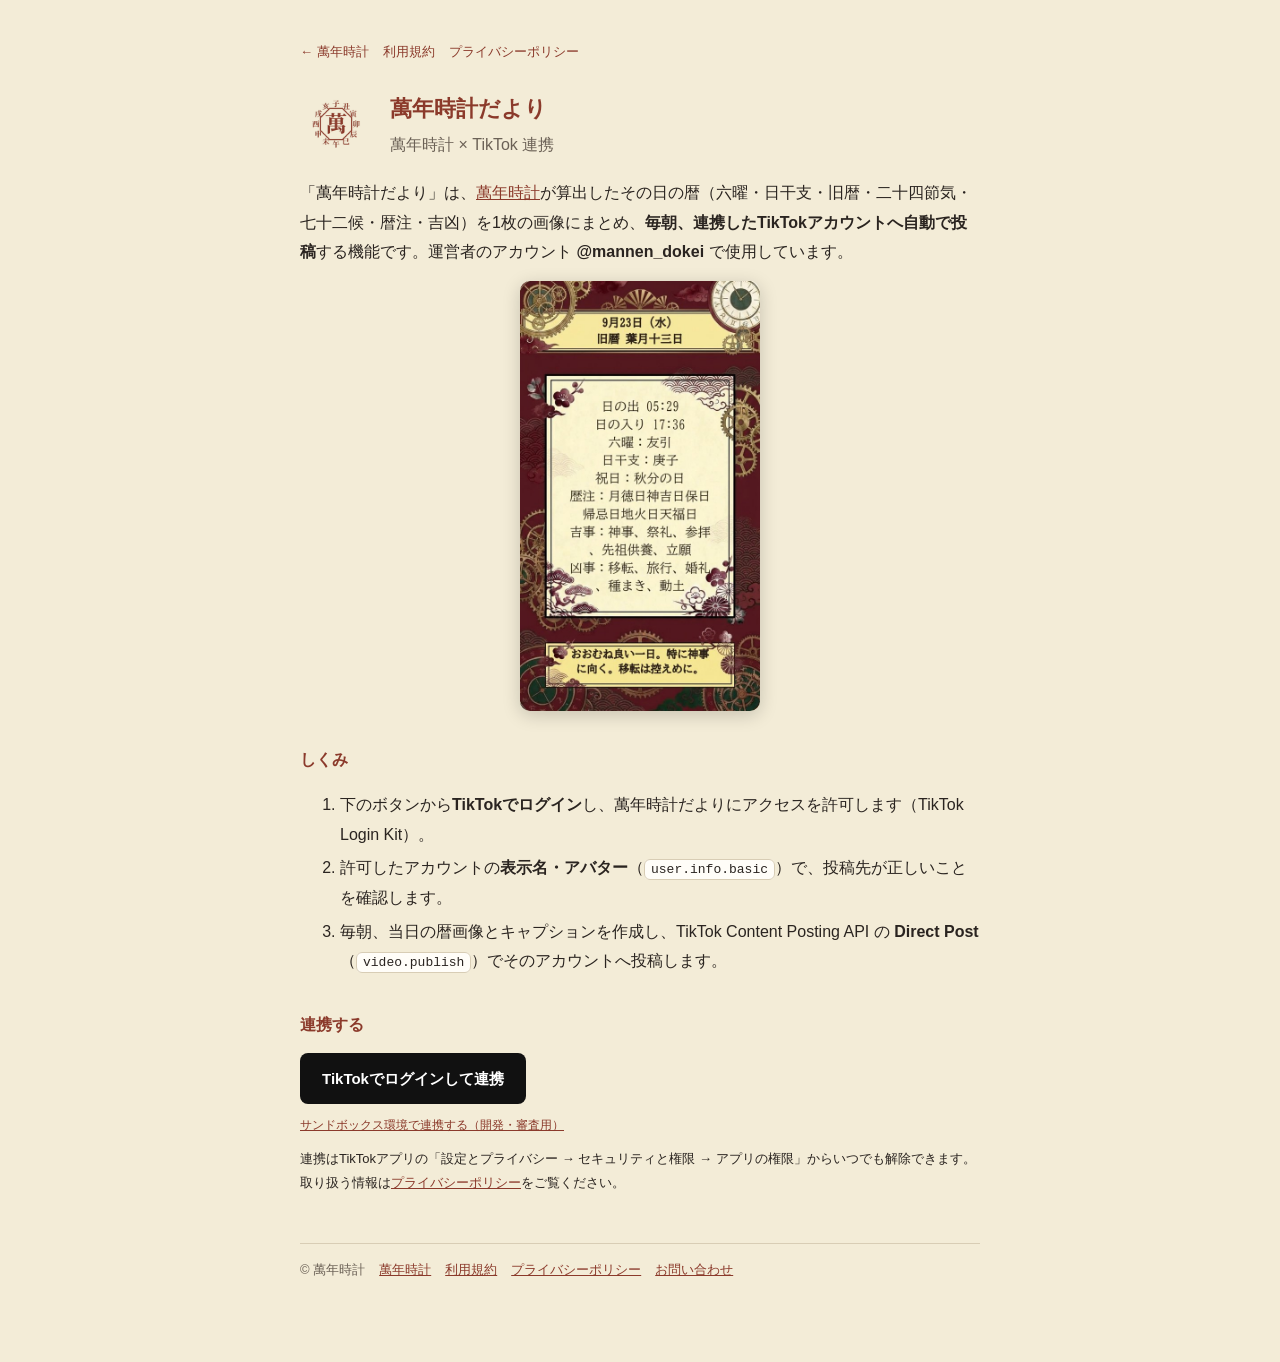
<file: tiktok/index.html>
<!DOCTYPE html>
<html lang="ja">
<head>
<meta charset="UTF-8">
<meta name="viewport" content="width=device-width, initial-scale=1.0">
<title>萬年時計だより — TikTok連携 ｜ 萬年時計</title>
<meta name="description" content="萬年時計の暦情報を毎朝TikTokへ自動投稿する「萬年時計だより」の連携ページ。">
<link rel="icon" href="/favicon.ico" sizes="any">
<link rel="icon" type="image/png" sizes="32x32" href="/favicon-32.png">
<link rel="stylesheet" href="/policy.css">
<style>
  .sample{display:block;max-width:240px;width:60%;margin:14px auto;border-radius:10px;box-shadow:0 4px 18px rgba(0,0,0,.18)}
  .env{font-size:12px;color:#6b6156;margin-top:8px}
</style>
</head>
<body>
<nav class="site-nav"><a href="/">← 萬年時計</a><a href="/terms.html">利用規約</a><a href="/privacy.html">プライバシーポリシー</a></nav>

<div class="hero">
  <img src="/pwa-192.png" alt="萬年時計のアイコン">
  <div>
    <h1 style="margin:0;border:0;padding:0">萬年時計だより</h1>
    <div style="color:#6b6156">萬年時計 × TikTok 連携</div>
  </div>
</div>

<p>「萬年時計だより」は、<a href="/">萬年時計</a>が算出したその日の暦（六曜・日干支・旧暦・二十四節気・七十二候・暦注・吉凶）を1枚の画像にまとめ、<b>毎朝、連携したTikTokアカウントへ自動で投稿</b>する機能です。運営者のアカウント <b>@mannen_dokei</b> で使用しています。</p>

<img class="sample" src="sample.jpg" alt="投稿される画像の例（2026年9月23日）">

<h2>しくみ</h2>
<ol>
  <li>下のボタンから<b>TikTokでログイン</b>し、萬年時計だよりにアクセスを許可します（TikTok Login Kit）。</li>
  <li>許可したアカウントの<b>表示名・アバター</b>（<code>user.info.basic</code>）で、投稿先が正しいことを確認します。</li>
  <li>毎朝、当日の暦画像とキャプションを作成し、TikTok Content Posting API の <b>Direct Post</b>（<code>video.publish</code>）でそのアカウントへ投稿します。</li>
</ol>

<h2>連携する</h2>
<p><a class="btn" id="connect" href="#">TikTokでログインして連携</a></p>
<p class="env" id="env-note"></p>
<p style="font-size:13px">連携はTikTokアプリの「設定とプライバシー → セキュリティと権限 → アプリの権限」からいつでも解除できます。取り扱う情報は<a href="/privacy.html">プライバシーポリシー</a>をご覧ください。</p>

<footer class="site-foot"><span>© 萬年時計</span><a href="/">萬年時計</a><a href="/terms.html">利用規約</a><a href="/privacy.html">プライバシーポリシー</a><a href="mailto:sagishimado@gmail.com">お問い合わせ</a></footer>

<script>
"use strict";
(function(){
  // client_key は公開値（認可URLに含まれる）。?env=sandbox でサンドボックス版を使う
  const KEYS={production:"aw7h1lstxwulpd03",sandbox:"sbaw2ks38j8q2n2wm3"};
  const env=new URLSearchParams(location.search).get("env")==="sandbox"?"sandbox":"production";
  const REDIRECT_URI="https://mannendokei.com/tiktok/callback.html";
  const SCOPES="user.info.basic,video.publish,video.upload";
  const note=document.getElementById("env-note");
  if(env==="sandbox") note.innerHTML='（サンドボックス環境で連携します）　<a href="./">本番環境に戻す</a>';
  else note.innerHTML='<a href="?env=sandbox">サンドボックス環境で連携する（開発・審査用）</a>';
  document.getElementById("connect").addEventListener("click",e=>{
    e.preventDefault();
    const a=new Uint8Array(16); crypto.getRandomValues(a);
    const state=Array.from(a,b=>b.toString(16).padStart(2,"0")).join("");
    try{ sessionStorage.setItem("tiktok_state",state); sessionStorage.setItem("tiktok_env",env); }catch(_){}
    const q=new URLSearchParams({client_key:KEYS[env],scope:SCOPES,response_type:"code",redirect_uri:REDIRECT_URI,state,disable_auto_auth:"1"});
    location.href="https://www.tiktok.com/v2/auth/authorize/?"+q.toString();
  });
})();
</script>
</body>
</html>
</file>
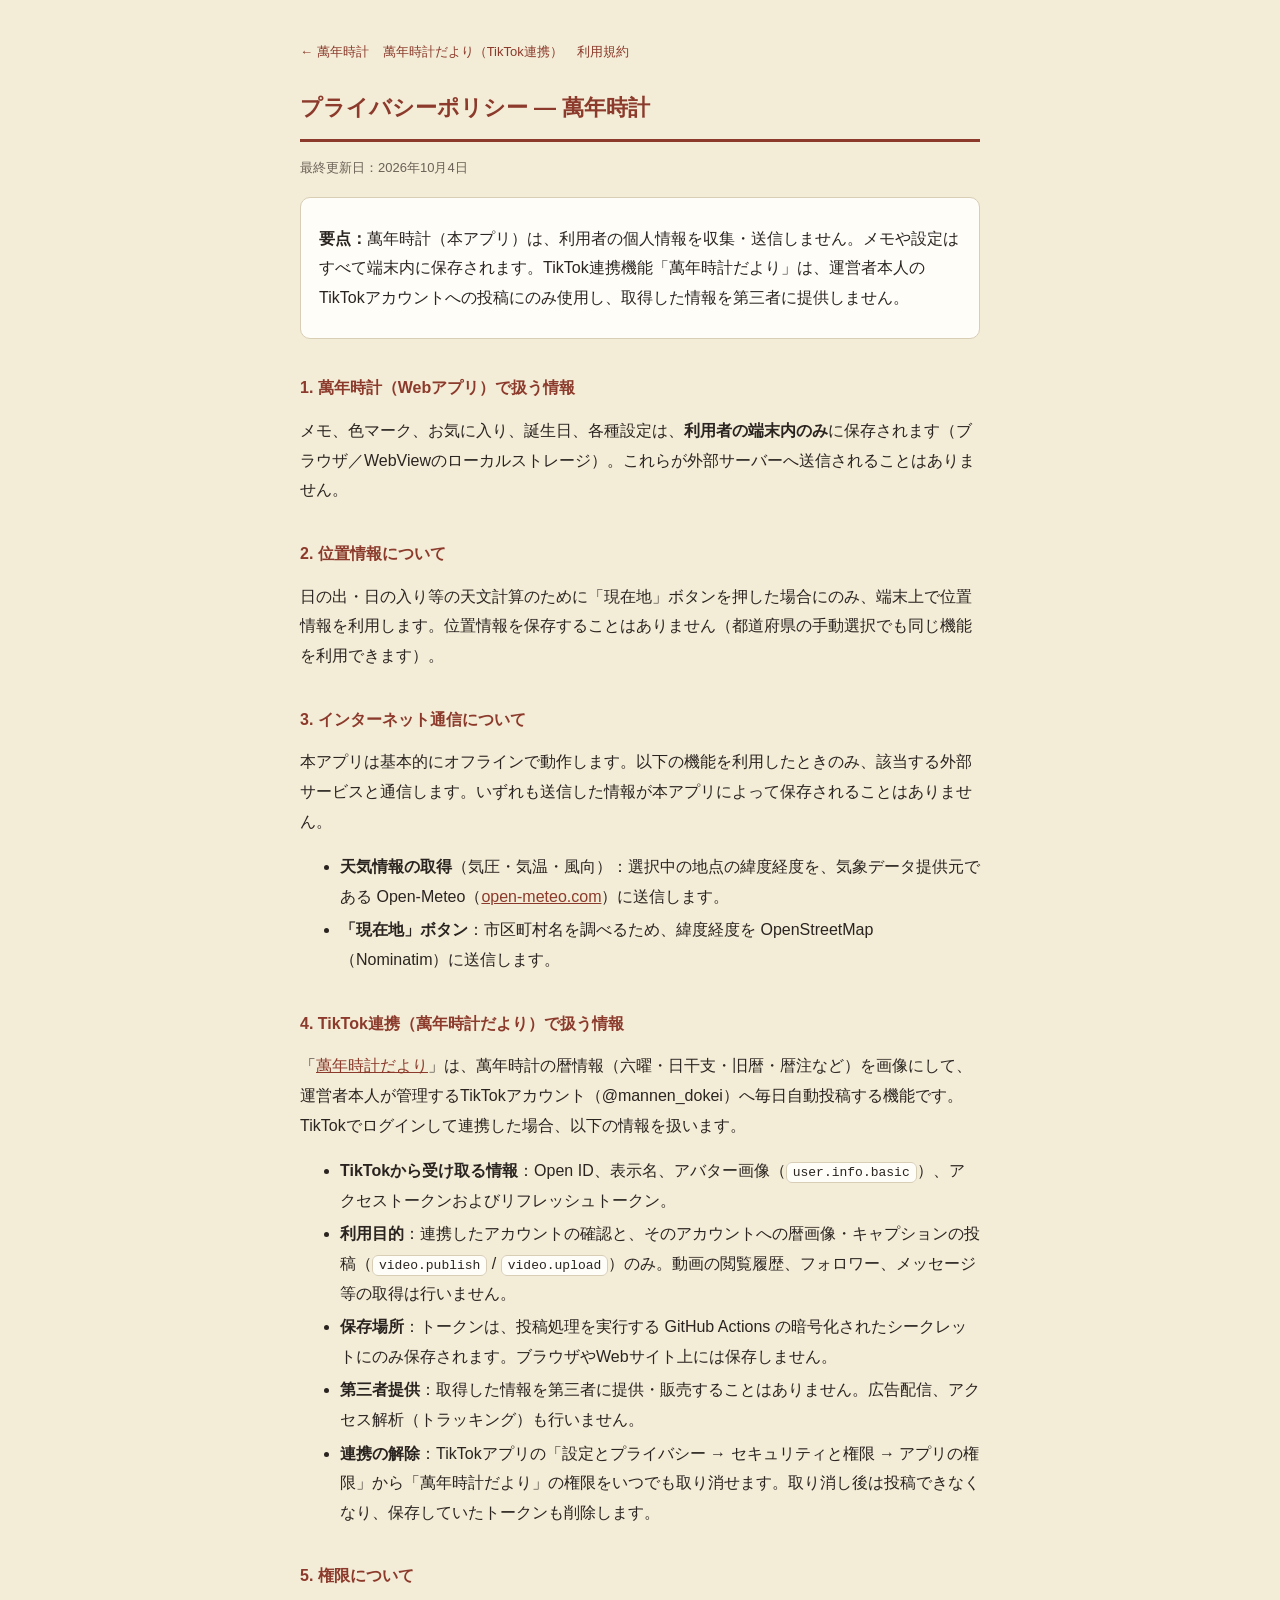
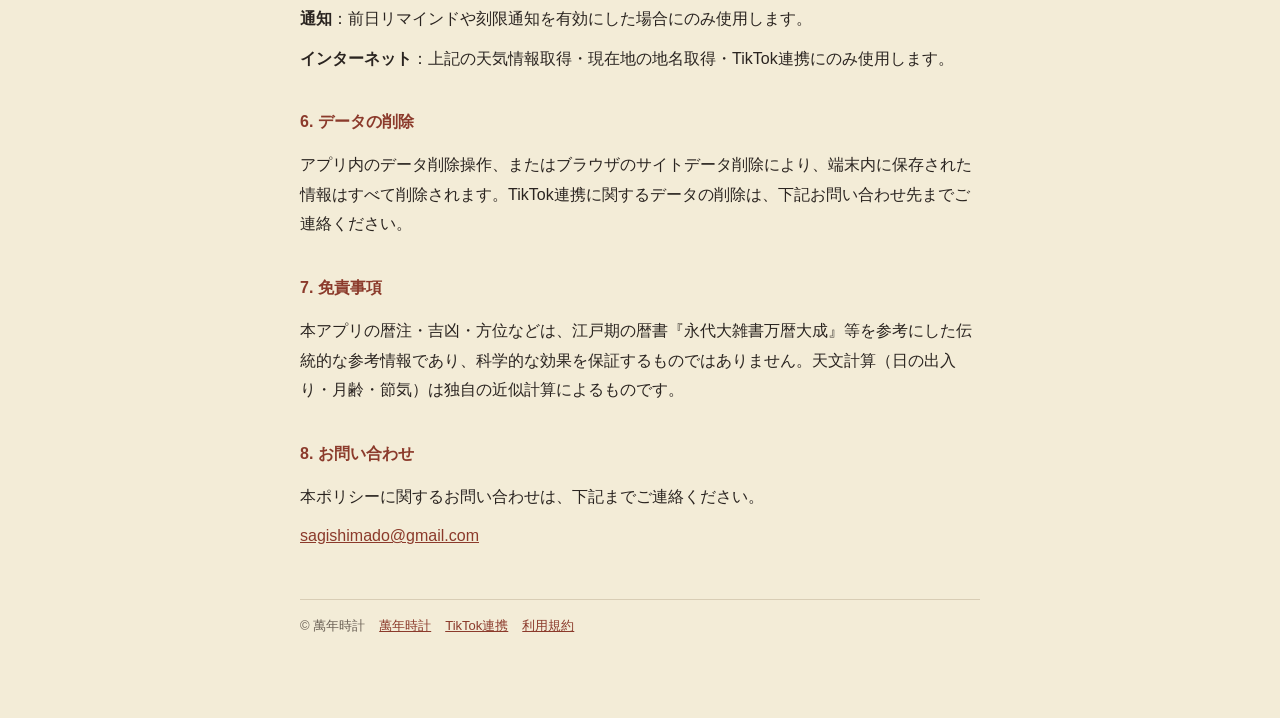
<file: privacy.html>
<!DOCTYPE html>
<html lang="ja">
<head>
<meta charset="UTF-8">
<meta name="viewport" content="width=device-width, initial-scale=1.0">
<title>プライバシーポリシー ｜ 萬年時計</title>
<link rel="icon" href="/favicon.ico" sizes="any">
<link rel="icon" type="image/png" sizes="32x32" href="/favicon-32.png">
<link rel="stylesheet" href="/policy.css">
</head>
<body>
<nav class="site-nav"><a href="/">← 萬年時計</a><a href="/tiktok/">萬年時計だより（TikTok連携）</a><a href="/terms.html">利用規約</a></nav>
<h1>プライバシーポリシー — 萬年時計</h1>
<p class="updated">最終更新日：2026年10月4日</p>

<div class="box">
<p><b>要点：</b>萬年時計（本アプリ）は、利用者の個人情報を収集・送信しません。メモや設定はすべて端末内に保存されます。TikTok連携機能「萬年時計だより」は、運営者本人のTikTokアカウントへの投稿にのみ使用し、取得した情報を第三者に提供しません。</p>
</div>

<h2>1. 萬年時計（Webアプリ）で扱う情報</h2>
<p>メモ、色マーク、お気に入り、誕生日、各種設定は、<b>利用者の端末内のみ</b>に保存されます（ブラウザ／WebViewのローカルストレージ）。これらが外部サーバーへ送信されることはありません。</p>

<h2>2. 位置情報について</h2>
<p>日の出・日の入り等の天文計算のために「現在地」ボタンを押した場合にのみ、端末上で位置情報を利用します。位置情報を保存することはありません（都道府県の手動選択でも同じ機能を利用できます）。</p>

<h2>3. インターネット通信について</h2>
<p>本アプリは基本的にオフラインで動作します。以下の機能を利用したときのみ、該当する外部サービスと通信します。いずれも送信した情報が本アプリによって保存されることはありません。</p>
<ul>
<li><b>天気情報の取得</b>（気圧・気温・風向）：選択中の地点の緯度経度を、気象データ提供元である Open-Meteo（<a href="https://open-meteo.com" target="_blank" rel="noopener">open-meteo.com</a>）に送信します。</li>
<li><b>「現在地」ボタン</b>：市区町村名を調べるため、緯度経度を OpenStreetMap（Nominatim）に送信します。</li>
</ul>

<h2>4. TikTok連携（萬年時計だより）で扱う情報</h2>
<p>「<a href="/tiktok/">萬年時計だより</a>」は、萬年時計の暦情報（六曜・日干支・旧暦・暦注など）を画像にして、運営者本人が管理するTikTokアカウント（@mannen_dokei）へ毎日自動投稿する機能です。TikTokでログインして連携した場合、以下の情報を扱います。</p>
<ul>
<li><b>TikTokから受け取る情報</b>：Open ID、表示名、アバター画像（<code>user.info.basic</code>）、アクセストークンおよびリフレッシュトークン。</li>
<li><b>利用目的</b>：連携したアカウントの確認と、そのアカウントへの暦画像・キャプションの投稿（<code>video.publish</code> / <code>video.upload</code>）のみ。動画の閲覧履歴、フォロワー、メッセージ等の取得は行いません。</li>
<li><b>保存場所</b>：トークンは、投稿処理を実行する GitHub Actions の暗号化されたシークレットにのみ保存されます。ブラウザやWebサイト上には保存しません。</li>
<li><b>第三者提供</b>：取得した情報を第三者に提供・販売することはありません。広告配信、アクセス解析（トラッキング）も行いません。</li>
<li><b>連携の解除</b>：TikTokアプリの「設定とプライバシー → セキュリティと権限 → アプリの権限」から「萬年時計だより」の権限をいつでも取り消せます。取り消し後は投稿できなくなり、保存していたトークンも削除します。</li>
</ul>

<h2>5. 権限について</h2>
<p><b>通知</b>：前日リマインドや刻限通知を有効にした場合にのみ使用します。</p>
<p><b>インターネット</b>：上記の天気情報取得・現在地の地名取得・TikTok連携にのみ使用します。</p>

<h2>6. データの削除</h2>
<p>アプリ内のデータ削除操作、またはブラウザのサイトデータ削除により、端末内に保存された情報はすべて削除されます。TikTok連携に関するデータの削除は、下記お問い合わせ先までご連絡ください。</p>

<h2>7. 免責事項</h2>
<p>本アプリの暦注・吉凶・方位などは、江戸期の暦書『永代大雑書万暦大成』等を参考にした伝統的な参考情報であり、科学的な効果を保証するものではありません。天文計算（日の出入り・月齢・節気）は独自の近似計算によるものです。</p>

<h2>8. お問い合わせ</h2>
<p>本ポリシーに関するお問い合わせは、下記までご連絡ください。</p>
<p><a href="mailto:sagishimado@gmail.com">sagishimado@gmail.com</a></p>

<footer class="site-foot"><span>© 萬年時計</span><a href="/">萬年時計</a><a href="/tiktok/">TikTok連携</a><a href="/terms.html">利用規約</a></footer>
</body>
</html>
</file>
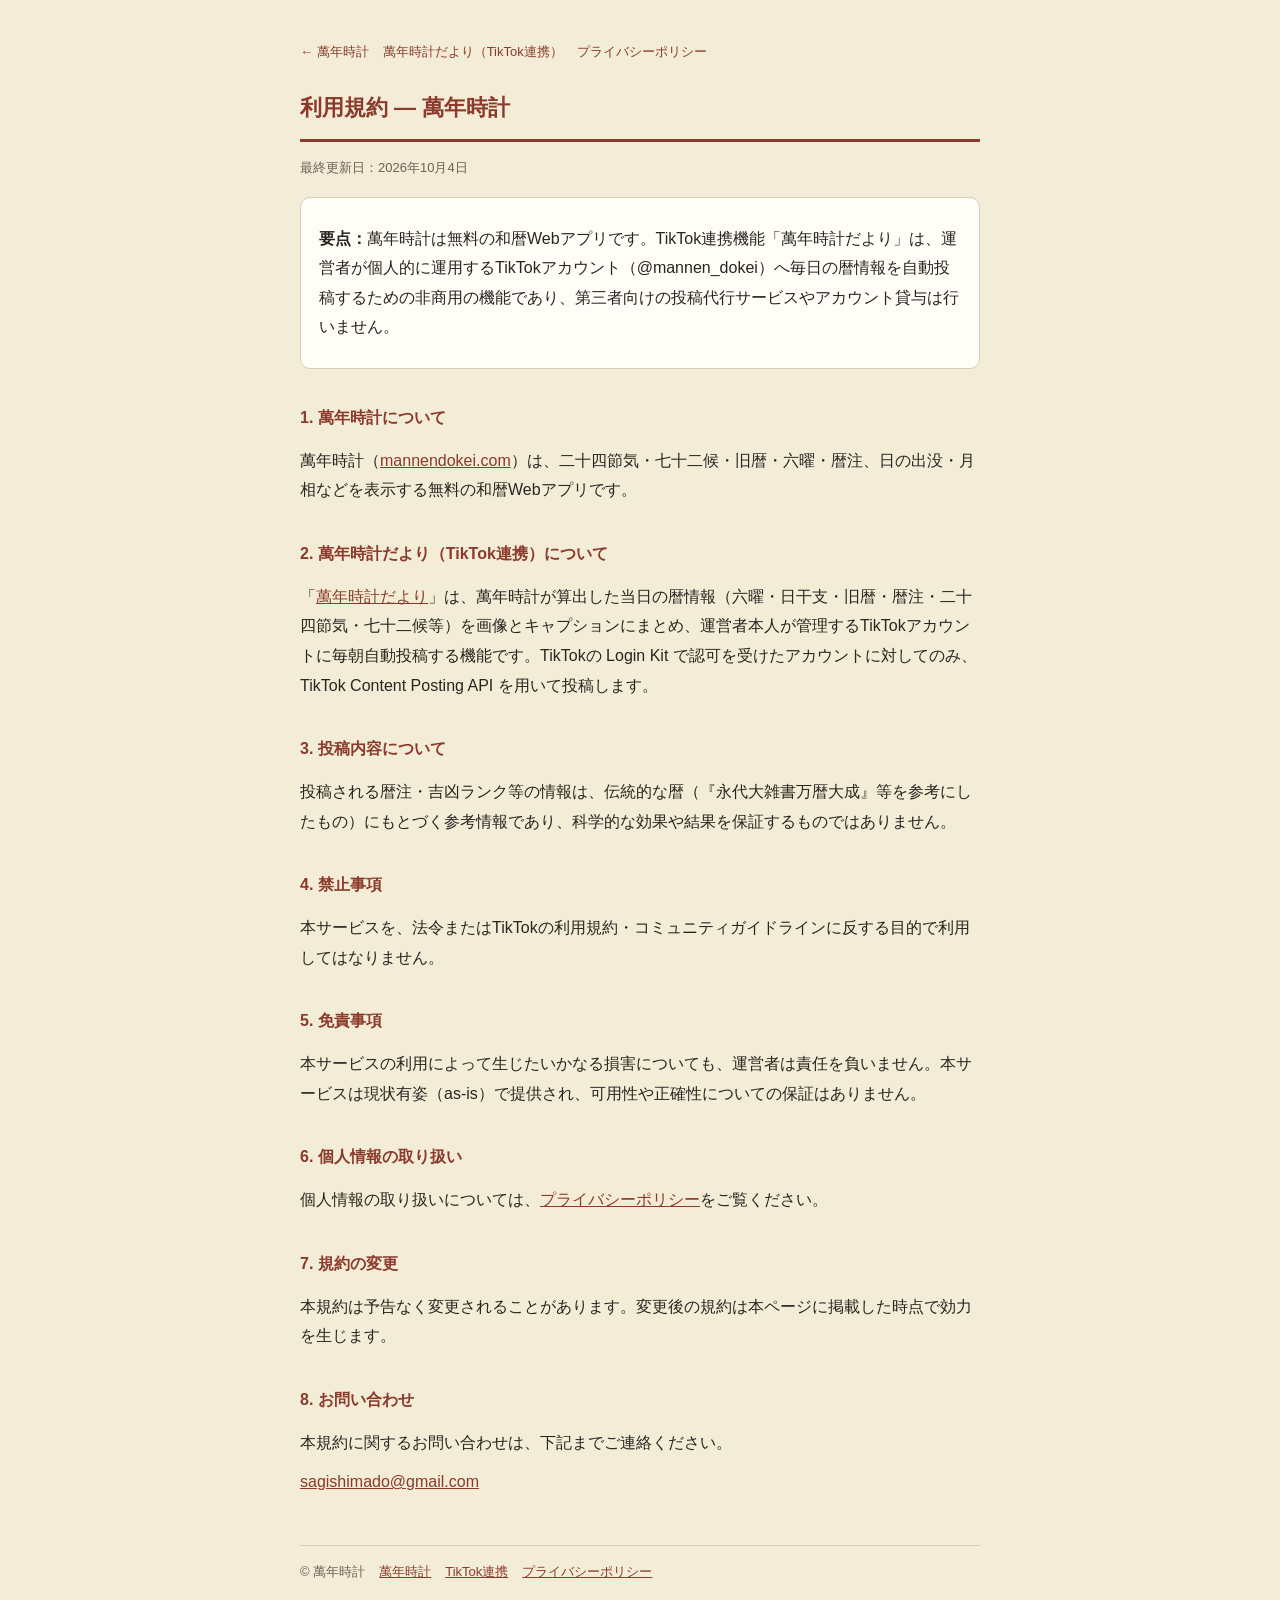
<file: terms.html>
<!DOCTYPE html>
<html lang="ja">
<head>
<meta charset="UTF-8">
<meta name="viewport" content="width=device-width, initial-scale=1.0">
<title>利用規約 ｜ 萬年時計</title>
<link rel="icon" href="/favicon.ico" sizes="any">
<link rel="icon" type="image/png" sizes="32x32" href="/favicon-32.png">
<link rel="stylesheet" href="/policy.css">
</head>
<body>
<nav class="site-nav"><a href="/">← 萬年時計</a><a href="/tiktok/">萬年時計だより（TikTok連携）</a><a href="/privacy.html">プライバシーポリシー</a></nav>
<h1>利用規約 — 萬年時計</h1>
<p class="updated">最終更新日：2026年10月4日</p>

<div class="box">
<p><b>要点：</b>萬年時計は無料の和暦Webアプリです。TikTok連携機能「萬年時計だより」は、運営者が個人的に運用するTikTokアカウント（@mannen_dokei）へ毎日の暦情報を自動投稿するための非商用の機能であり、第三者向けの投稿代行サービスやアカウント貸与は行いません。</p>
</div>

<h2>1. 萬年時計について</h2>
<p>萬年時計（<a href="https://mannendokei.com/">mannendokei.com</a>）は、二十四節気・七十二候・旧暦・六曜・暦注、日の出没・月相などを表示する無料の和暦Webアプリです。</p>

<h2>2. 萬年時計だより（TikTok連携）について</h2>
<p>「<a href="/tiktok/">萬年時計だより</a>」は、萬年時計が算出した当日の暦情報（六曜・日干支・旧暦・暦注・二十四節気・七十二候等）を画像とキャプションにまとめ、運営者本人が管理するTikTokアカウントに毎朝自動投稿する機能です。TikTokの Login Kit で認可を受けたアカウントに対してのみ、TikTok Content Posting API を用いて投稿します。</p>

<h2>3. 投稿内容について</h2>
<p>投稿される暦注・吉凶ランク等の情報は、伝統的な暦（『永代大雑書万暦大成』等を参考にしたもの）にもとづく参考情報であり、科学的な効果や結果を保証するものではありません。</p>

<h2>4. 禁止事項</h2>
<p>本サービスを、法令またはTikTokの利用規約・コミュニティガイドラインに反する目的で利用してはなりません。</p>

<h2>5. 免責事項</h2>
<p>本サービスの利用によって生じたいかなる損害についても、運営者は責任を負いません。本サービスは現状有姿（as-is）で提供され、可用性や正確性についての保証はありません。</p>

<h2>6. 個人情報の取り扱い</h2>
<p>個人情報の取り扱いについては、<a href="/privacy.html">プライバシーポリシー</a>をご覧ください。</p>

<h2>7. 規約の変更</h2>
<p>本規約は予告なく変更されることがあります。変更後の規約は本ページに掲載した時点で効力を生じます。</p>

<h2>8. お問い合わせ</h2>
<p>本規約に関するお問い合わせは、下記までご連絡ください。</p>
<p><a href="mailto:sagishimado@gmail.com">sagishimado@gmail.com</a></p>

<footer class="site-foot"><span>© 萬年時計</span><a href="/">萬年時計</a><a href="/tiktok/">TikTok連携</a><a href="/privacy.html">プライバシーポリシー</a></footer>
</body>
</html>
</file>
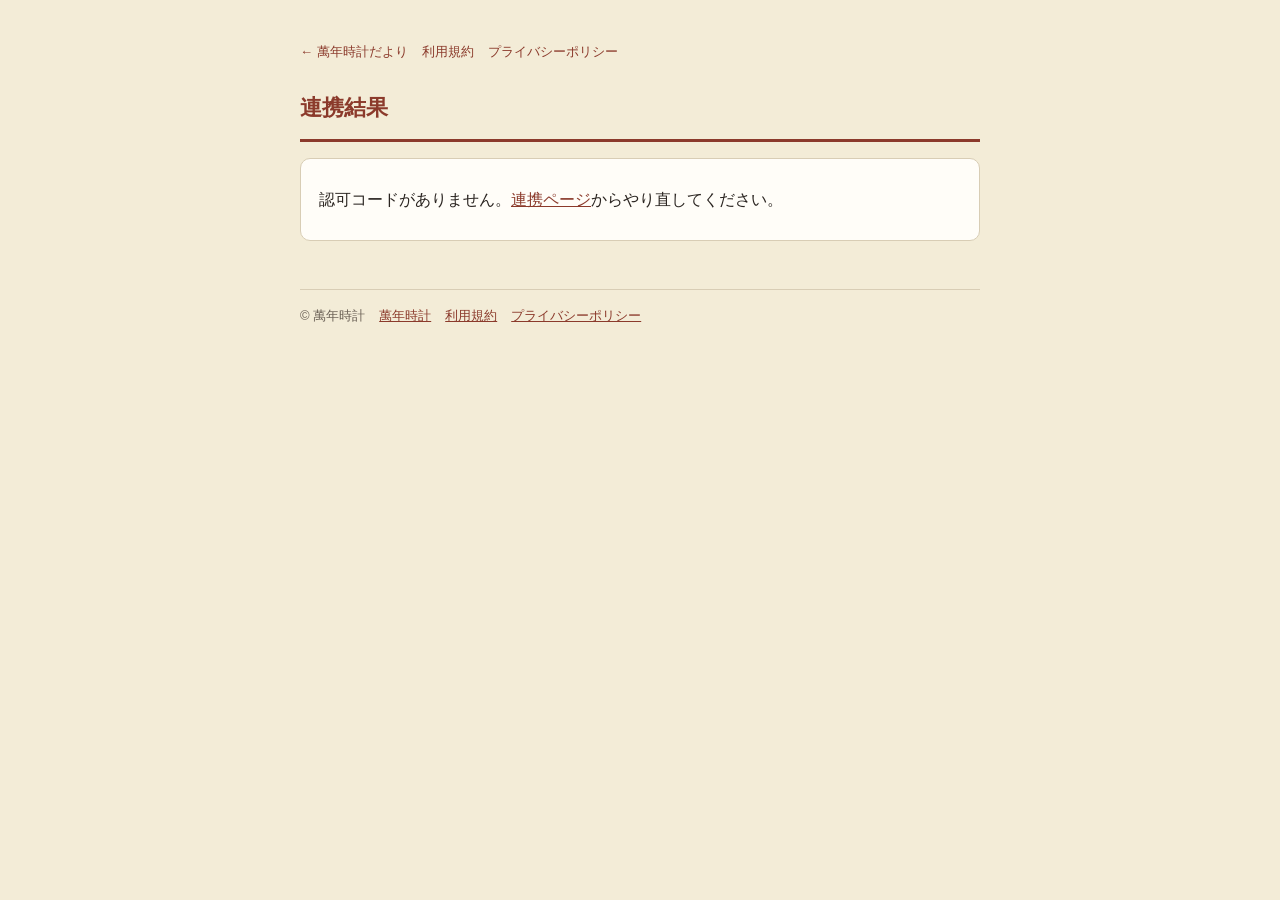
<file: tiktok/callback.html>
<!DOCTYPE html>
<html lang="ja">
<head>
<meta charset="UTF-8">
<meta name="viewport" content="width=device-width, initial-scale=1.0">
<title>連携結果 — 萬年時計だより ｜ 萬年時計</title>
<meta name="robots" content="noindex">
<link rel="icon" href="/favicon.ico" sizes="any">
<link rel="icon" type="image/png" sizes="32x32" href="/favicon-32.png">
<link rel="stylesheet" href="/policy.css">
</head>
<body>
<nav class="site-nav"><a href="/tiktok/">← 萬年時計だより</a><a href="/terms.html">利用規約</a><a href="/privacy.html">プライバシーポリシー</a></nav>
<h1 id="title">連携結果</h1>
<div class="box" id="result"></div>
<div id="next" hidden>
  <h2>次の手順</h2>
  <p>この認可コードは有効期限が短いため、すぐに運営者側で連携処理を実行します（アプリのシークレットはWebサイトに置かないため、トークンの取得は運営者の環境でのみ行います）。</p>
  <div id="cloud">
    <h3>スマホで再連携（運営者用）</h3>
    <p>1. 認可コードをコピー → 2. 「TikTok再連携」ワークフローを開き、Run workflow に貼り付けて実行</p>
    <p><code id="code"></code></p>
    <p><button class="btn sub" id="copycode" type="button">認可コードをコピー</button>
       <a class="btn" href="https://github.com/RoboOkubo/mannendokei-threads-bot/actions/workflows/tiktok-reconnect.yml" target="_blank" rel="noopener">ワークフローを開く</a>
       <span id="copiedcode" style="font-size:13px;color:#6b6156"></span></p>
  </div>
  <h3>パソコンで実行する場合</h3>
  <p><code id="cmd"></code></p>
  <p><button class="btn sub" id="copy" type="button">コマンドをコピー</button> <span id="copied" style="font-size:13px;color:#6b6156"></span></p>
</div>
<footer class="site-foot"><span>© 萬年時計</span><a href="/">萬年時計</a><a href="/terms.html">利用規約</a><a href="/privacy.html">プライバシーポリシー</a></footer>
<script>
"use strict";
(function(){
  const p=new URLSearchParams(location.search);
  const res=document.getElementById("result");
  const esc=s=>String(s).replace(/[&<>"]/g,c=>({"&":"&amp;","<":"&lt;",">":"&gt;",'"':"&quot;"}[c]));
  let saved=null, env="production";
  try{ saved=sessionStorage.getItem("tiktok_state"); env=sessionStorage.getItem("tiktok_env")||env; }catch(_){}
  if(p.get("error")){
    document.getElementById("title").textContent="連携できませんでした";
    res.innerHTML="<p>TikTokから次のエラーが返されました：<code>"+esc(p.get("error"))+"</code></p><p>"+esc(p.get("error_description")||"")+"</p><p><a href='/tiktok/'>もう一度試す</a></p>";
    return;
  }
  const code=p.get("code");
  if(!code){ res.innerHTML="<p>認可コードがありません。<a href='/tiktok/'>連携ページ</a>からやり直してください。</p>"; return; }
  if(saved && p.get("state")!==saved){
    document.getElementById("title").textContent="連携できませんでした";
    res.innerHTML="<p>state が一致しません（不正なリクエストの可能性があります）。<a href='/tiktok/'>連携ページ</a>からやり直してください。</p>";
    return;
  }
  document.getElementById("title").textContent="TikTokの認可が完了しました";
  res.innerHTML="<p>✅ 萬年時計だよりへのアクセスが許可されました。</p><p>許可されたスコープ：<code>"+esc(p.get("scopes")||"")+"</code></p>";
  const cmd="python tiktok_connect.py"+(env==="sandbox"?" --sandbox":"")+" \""+code+"\"";
  document.getElementById("cmd").textContent=cmd;
  document.getElementById("code").textContent=code;
  if(env==="sandbox") document.getElementById("cloud").hidden=true;
  document.getElementById("copycode").addEventListener("click",()=>{
    navigator.clipboard.writeText(code).then(()=>{document.getElementById("copiedcode").textContent="コピーしました";});
  });
  document.getElementById("next").hidden=false;
  document.getElementById("copy").addEventListener("click",()=>{
    navigator.clipboard.writeText(cmd).then(()=>{document.getElementById("copied").textContent="コピーしました";});
  });
})();
</script>
</body>
</html>
</file>
<file: policy.css>
body{max-width:680px;margin:0 auto;padding:40px 20px 80px;font-family:-apple-system,BlinkMacSystemFont,"Hiragino Sans","Yu Gothic",sans-serif;
  line-height:1.85;color:#2a2420;background:#F3ECD7}
h1{font-size:22px;border-bottom:3px solid #8B3A2B;padding-bottom:10px;color:#8B3A2B}
h2{font-size:16px;margin-top:34px;color:#8B3A2B}
p{margin:10px 0}
.updated{color:#6b6156;font-size:13px}
.box{background:#fffdf8;border:1px solid #d8cdb5;border-radius:10px;padding:16px 18px;margin:16px 0}
a{color:#8B3A2B}
.site-nav{font-size:13px;margin-bottom:24px;display:flex;gap:14px;flex-wrap:wrap}
.site-nav a{text-decoration:none}
.site-foot{margin-top:48px;padding-top:14px;border-top:1px solid #d8cdb5;font-size:13px;color:#6b6156;display:flex;gap:14px;flex-wrap:wrap}
.btn{display:inline-flex;align-items:center;gap:8px;background:#111;color:#fff;border:0;border-radius:8px;padding:12px 22px;font-size:15px;font-weight:600;cursor:pointer;text-decoration:none}
.btn:hover{background:#333}
.btn.sub{background:#8B3A2B}
code,.mono{font-family:ui-monospace,Consolas,monospace;font-size:13px;word-break:break-all;background:#fffdf8;border:1px solid #d8cdb5;border-radius:6px;padding:2px 6px}
.hero{display:flex;gap:18px;align-items:center;margin:8px 0 18px}
.hero img{width:72px;height:72px;border-radius:14px}
ol li,ul li{margin:4px 0}
</file>
